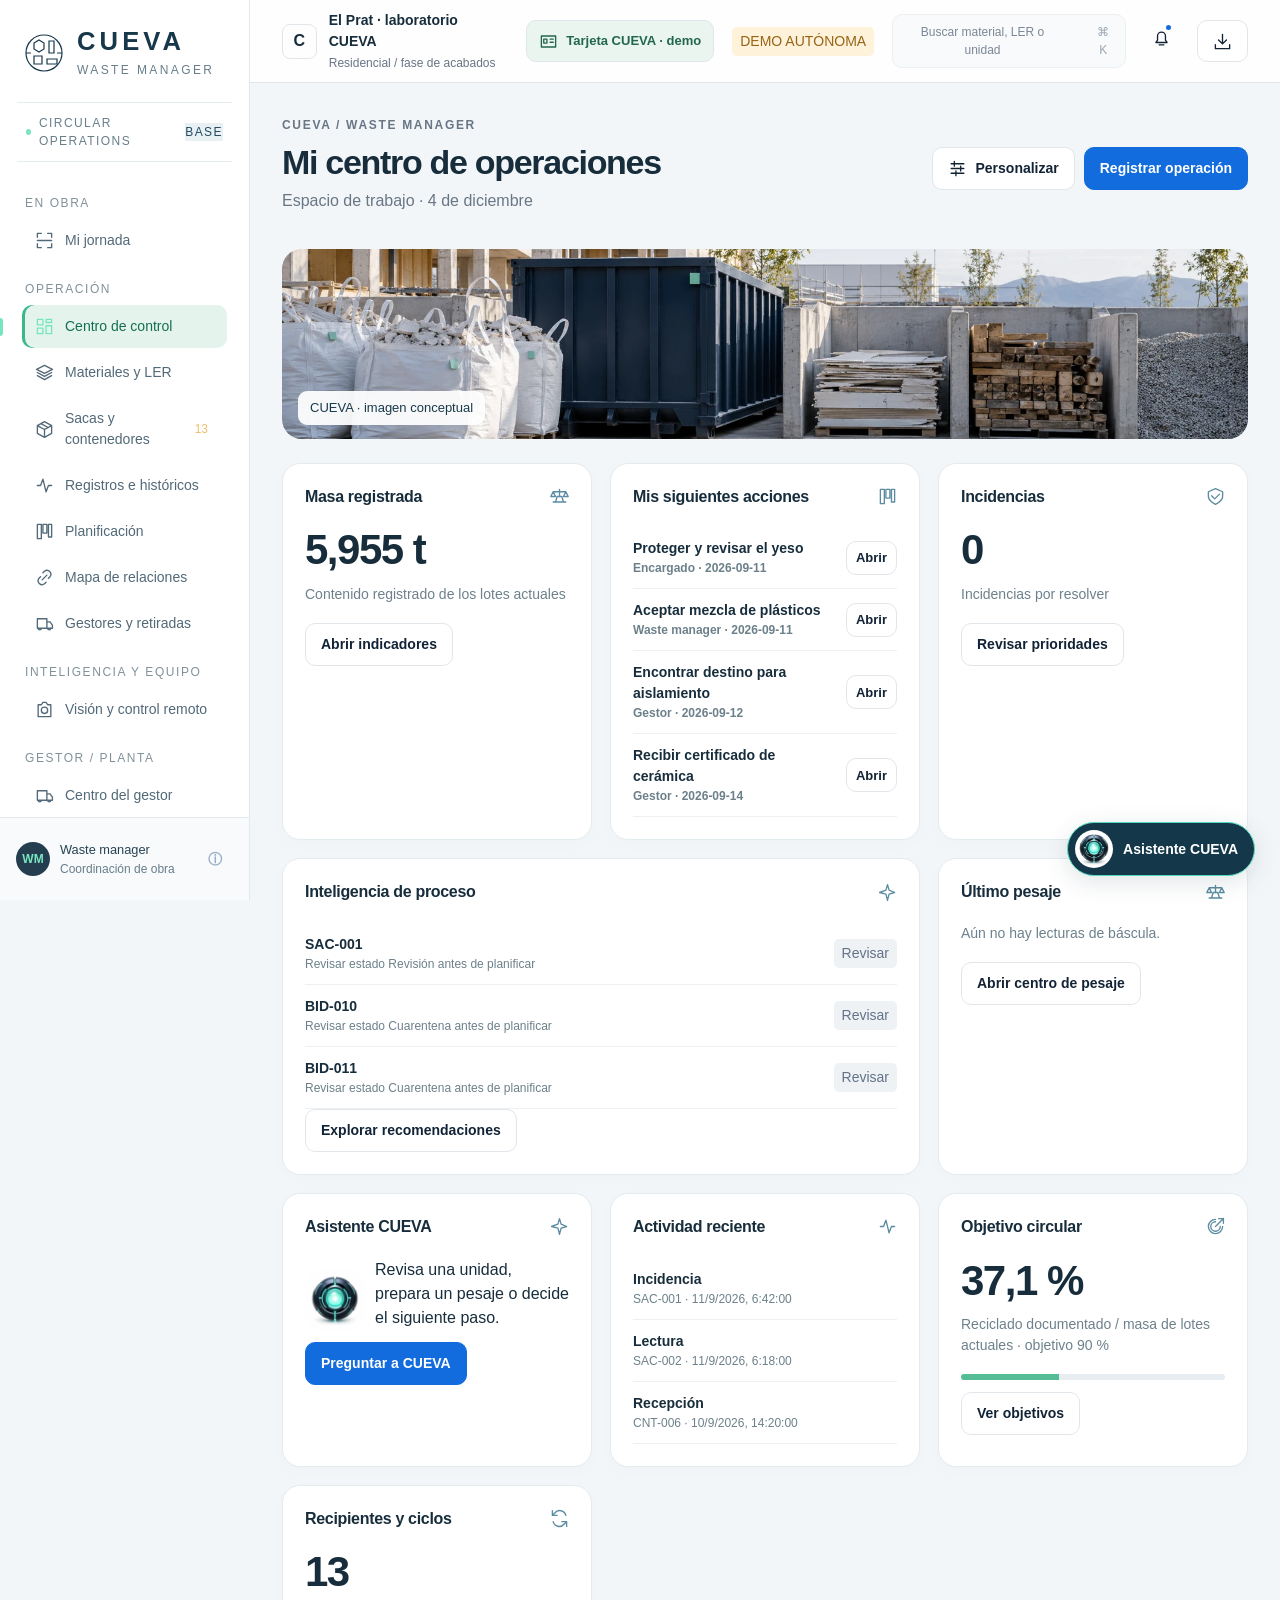
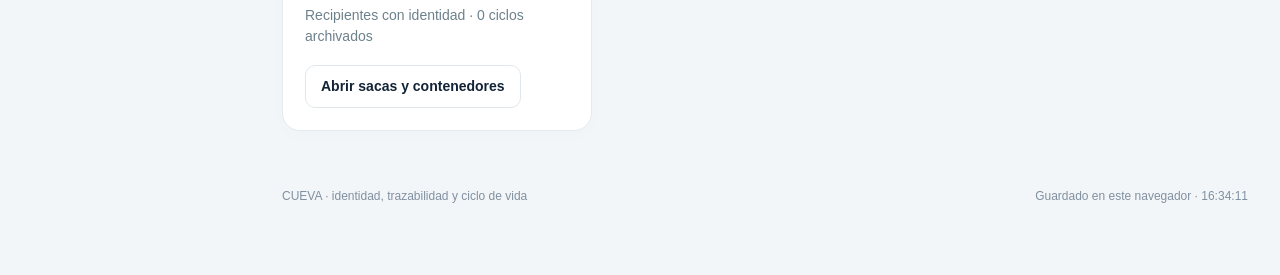
<file: index.html>
<!doctype html>
<html lang="es"><head><meta charset="utf-8"><meta name="viewport" content="width=device-width,initial-scale=1,viewport-fit=cover"><meta name="theme-color" content="#101c2d"><meta name="description" content="CUEVA Waste Manager: centro de operaciones de materiales, residuos y circularidad en obra. Prototipo interactivo privado."><title>CUEVA · Waste Manager</title><link rel="icon" type="image/svg+xml" href="data:image/svg+xml,%3Csvg xmlns='http://www.w3.org/2000/svg' viewBox='0 0 40 40'%3E%3Crect width='40' height='40' rx='10' fill='%23101c2d'/%3E%3Ccircle cx='20' cy='20' r='14' fill='none' stroke='%2360e6bc'/%3E%3Cpath d='M12 13h6v6h-6zM22 12h5v9h-5zM12 23h7v5h-7zM22 24h7v4h-7z' fill='none' stroke='white'/%3E%3C/svg%3E"><link rel="stylesheet" href="style.css?v=base3"><link rel="stylesheet" href="evolution.css?v=base3"><link rel="stylesheet" href="mobile.css?v=base3"><link rel="stylesheet" href="base.css?v=base3"></head>
<body><a class="skip" href="#main">Ir al contenido</a><aside class="sidebar" id="sidebar"><a href="#control" class="brand" aria-label="CUEVA, centro de control"><svg width="40" height="40" viewBox="0 0 40 40" aria-hidden="true"><circle cx="20" cy="20" r="18"/><path d="m10 10 5-3 5 3v6l-5 3-5-3zM25 8h5v12h-5zM10 23h8v8h-8zM23 26h10v5H23zM2 20h5m26 0h5"/></svg><span>CUEVA<small>WASTE MANAGER</small></span></a><div class="workspace-label"><span class="tiny-dot"></span> CIRCULAR OPERATIONS <span class="version">01</span></div><nav id="nav" aria-label="Navegación principal"></nav><div class="sidebar-bottom"><div class="avatar">WM</div><div><b>Waste manager</b><small>Coordinación de obra</small></div><button class="iconbtn" id="about" aria-label="Acerca del prototipo">ⓘ</button></div></aside>
<div class="shell"><header class="topbar"><div class="breadcrumb"><button id="menu" class="iconbtn mobile" aria-label="Abrir navegación">☰</button><span class="project-symbol">C</span><div><b>El Prat · laboratorio CUEVA</b><small>Residencial / fase de acabados</small></div></div><div class="top-actions"><span class="badge amber">Entorno demo</span><button class="search-open" id="search-open"><span>Buscar material, LER o unidad</span><kbd>⌘ K</kbd></button><button class="iconbtn" id="notifications" aria-label="Ver incidencias"><span id="bell-icon"></span><i></i></button></div></header><main id="main" tabindex="-1"></main><footer><span>CUEVA · identidad, trazabilidad y ciclo de vida</span><span id="save-status">Datos de demostración · guardado local</span></footer></div>
<dialog id="modal" aria-labelledby="modal-title"><header><h2 id="modal-title"></h2><button class="iconbtn" id="close-modal" aria-label="Cerrar">✕</button></header><div id="modal-content"></div></dialog><div id="toast" role="status" aria-live="polite"></div>
<script src="prototype-store.js"></script><script src="data.js?v=base3"></script><script src="app.js?v=base3"></script><script src="evolution.js?v=base3"></script><script src="local.js?v=base3"></script><script src="mobile.js?v=base3"></script><script src="interoperability.js?v=base3"></script><script src="algorithms.js?v=base3"></script><script src="base.js?v=base3"></script><script src="analysis-lab.js?v=base3"></script><script src="prototype-ui.js"></script></body></html>
</file>
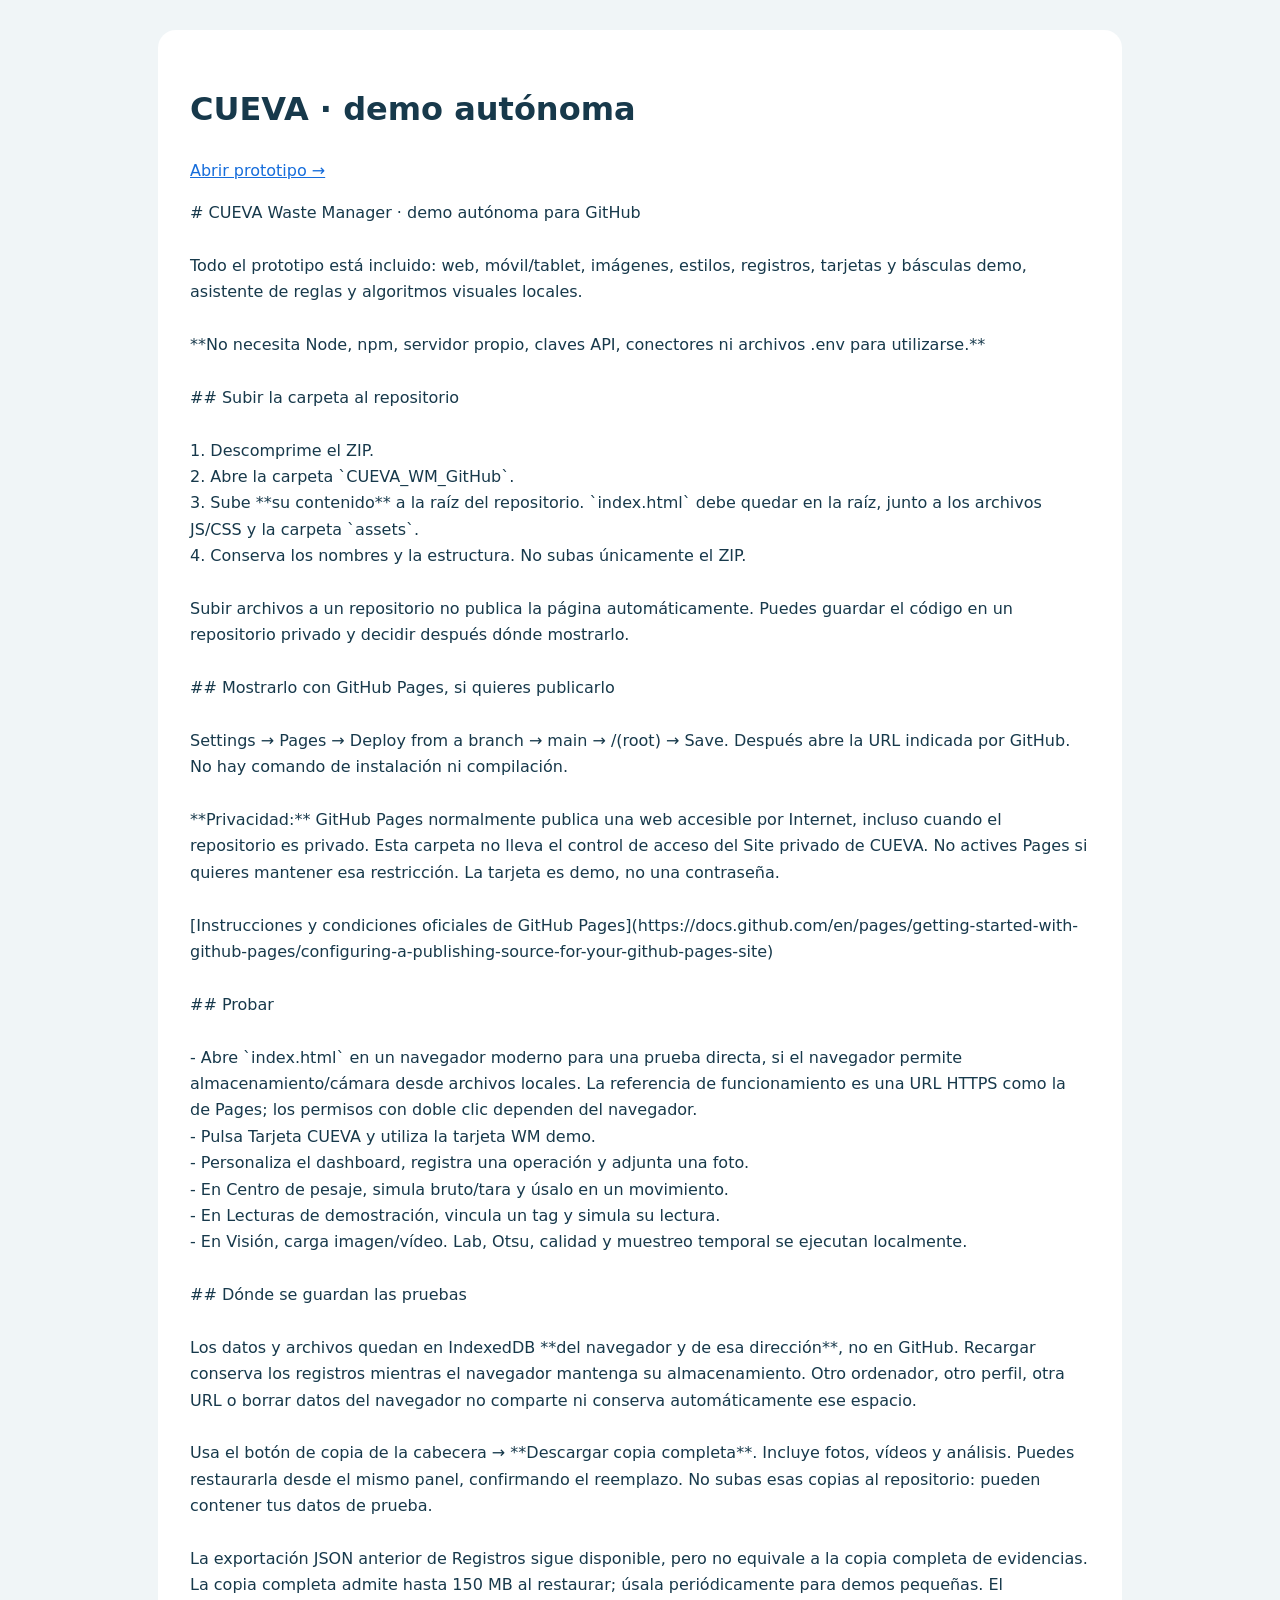
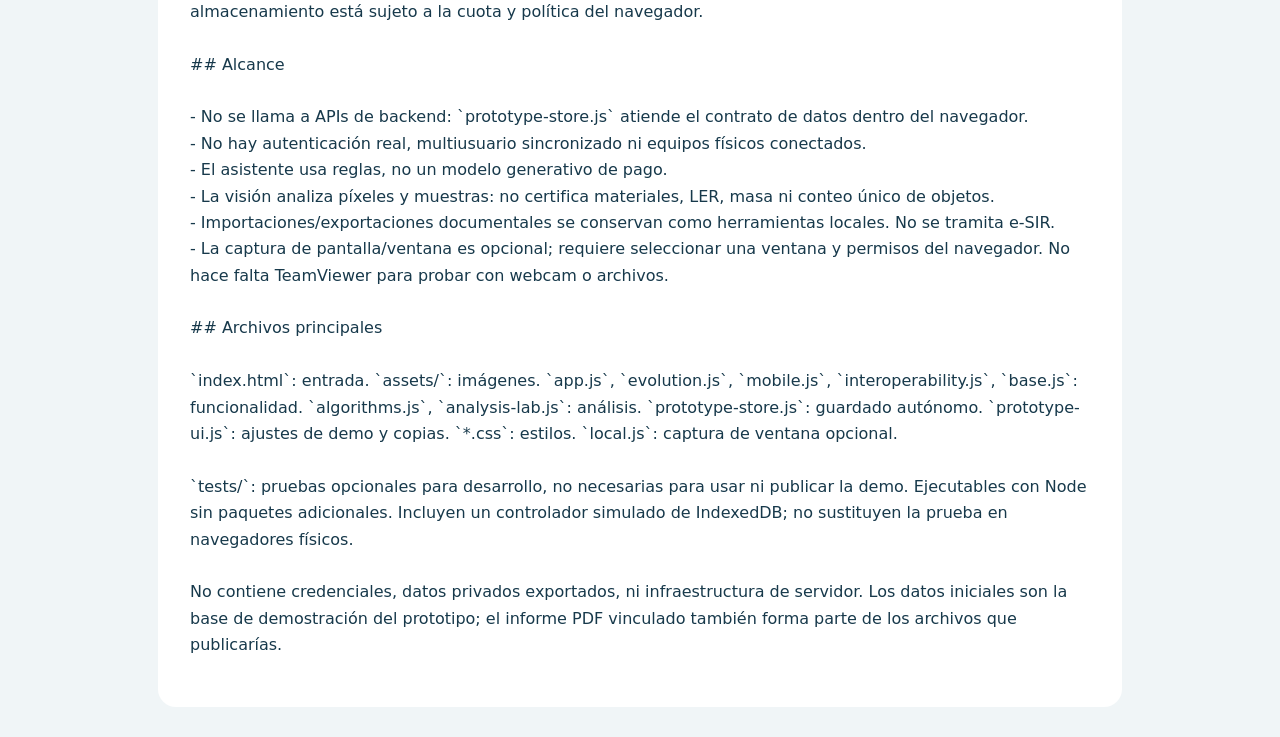
<file: LEEME.html>
<!doctype html><html lang="es"><meta charset="utf-8"><meta name="viewport" content="width=device-width,initial-scale=1"><title>CUEVA · GitHub sin conectores</title><style>body{font:16px/1.65 system-ui;color:#17394b;background:#f0f5f7;margin:0}main{max-width:900px;margin:30px auto;padding:32px;background:white;border-radius:18px}pre{white-space:pre-wrap;font:inherit;overflow-wrap:anywhere}a{color:#166ddb}</style><main><h1>CUEVA · demo autónoma</h1><a href="index.html">Abrir prototipo →</a><pre># CUEVA Waste Manager · demo autónoma para GitHub

Todo el prototipo está incluido: web, móvil/tablet, imágenes, estilos, registros, tarjetas y básculas demo, asistente de reglas y algoritmos visuales locales.

**No necesita Node, npm, servidor propio, claves API, conectores ni archivos .env para utilizarse.**

## Subir la carpeta al repositorio

1. Descomprime el ZIP.
2. Abre la carpeta `CUEVA_WM_GitHub`.
3. Sube **su contenido** a la raíz del repositorio. `index.html` debe quedar en la raíz, junto a los archivos JS/CSS y la carpeta `assets`.
4. Conserva los nombres y la estructura. No subas únicamente el ZIP.

Subir archivos a un repositorio no publica la página automáticamente. Puedes guardar el código en un repositorio privado y decidir después dónde mostrarlo.

## Mostrarlo con GitHub Pages, si quieres publicarlo

Settings → Pages → Deploy from a branch → main → /(root) → Save. Después abre la URL indicada por GitHub. No hay comando de instalación ni compilación.

**Privacidad:** GitHub Pages normalmente publica una web accesible por Internet, incluso cuando el repositorio es privado. Esta carpeta no lleva el control de acceso del Site privado de CUEVA. No actives Pages si quieres mantener esa restricción. La tarjeta es demo, no una contraseña.

[Instrucciones y condiciones oficiales de GitHub Pages](https://docs.github.com/en/pages/getting-started-with-github-pages/configuring-a-publishing-source-for-your-github-pages-site)

## Probar

- Abre `index.html` en un navegador moderno para una prueba directa, si el navegador permite almacenamiento/cámara desde archivos locales. La referencia de funcionamiento es una URL HTTPS como la de Pages; los permisos con doble clic dependen del navegador.
- Pulsa Tarjeta CUEVA y utiliza la tarjeta WM demo.
- Personaliza el dashboard, registra una operación y adjunta una foto.
- En Centro de pesaje, simula bruto/tara y úsalo en un movimiento.
- En Lecturas de demostración, vincula un tag y simula su lectura.
- En Visión, carga imagen/vídeo. Lab, Otsu, calidad y muestreo temporal se ejecutan localmente.

## Dónde se guardan las pruebas

Los datos y archivos quedan en IndexedDB **del navegador y de esa dirección**, no en GitHub. Recargar conserva los registros mientras el navegador mantenga su almacenamiento. Otro ordenador, otro perfil, otra URL o borrar datos del navegador no comparte ni conserva automáticamente ese espacio.

Usa el botón de copia de la cabecera → **Descargar copia completa**. Incluye fotos, vídeos y análisis. Puedes restaurarla desde el mismo panel, confirmando el reemplazo. No subas esas copias al repositorio: pueden contener tus datos de prueba.

La exportación JSON anterior de Registros sigue disponible, pero no equivale a la copia completa de evidencias. La copia completa admite hasta 150 MB al restaurar; úsala periódicamente para demos pequeñas. El almacenamiento está sujeto a la cuota y política del navegador.

## Alcance

- No se llama a APIs de backend: `prototype-store.js` atiende el contrato de datos dentro del navegador.
- No hay autenticación real, multiusuario sincronizado ni equipos físicos conectados.
- El asistente usa reglas, no un modelo generativo de pago.
- La visión analiza píxeles y muestras: no certifica materiales, LER, masa ni conteo único de objetos.
- Importaciones/exportaciones documentales se conservan como herramientas locales. No se tramita e-SIR.
- La captura de pantalla/ventana es opcional; requiere seleccionar una ventana y permisos del navegador. No hace falta TeamViewer para probar con webcam o archivos.

## Archivos principales

`index.html`: entrada. `assets/`: imágenes. `app.js`, `evolution.js`, `mobile.js`, `interoperability.js`, `base.js`: funcionalidad. `algorithms.js`, `analysis-lab.js`: análisis. `prototype-store.js`: guardado autónomo. `prototype-ui.js`: ajustes de demo y copias. `*.css`: estilos. `local.js`: captura de ventana opcional.

`tests/`: pruebas opcionales para desarrollo, no necesarias para usar ni publicar la demo. Ejecutables con Node sin paquetes adicionales. Incluyen un controlador simulado de IndexedDB; no sustituyen la prueba en navegadores físicos.

No contiene credenciales, datos privados exportados, ni infraestructura de servidor. Los datos iniciales son la base de demostración del prototipo; el informe PDF vinculado también forma parte de los archivos que publicarías.
</pre></main></html>
</file>
<file: style.css>
:root{--navy:#101c2d;--blue:#2563ed;--mint:#65e6b7;--cyan:#4dc8e8;--ink:#182637;--muted:#687685;--line:#e1e6eb;--surface:#f4f6f8;--white:#fff;--red:#c34947;--amber:#976412;--shadow:0 14px 45px #132a4310;font-size:16px;color-scheme:light}*{box-sizing:border-box}body{margin:0;font-family:Inter,Arial,Helvetica,sans-serif;background:var(--surface);color:var(--ink);line-height:1.5}button,input,select,textarea{font:inherit}button,a,input,select,textarea{-webkit-tap-highlight-color:transparent}button,a{touch-action:manipulation}button{cursor:pointer}button:disabled{cursor:not-allowed;opacity:.5}a{color:var(--blue);text-decoration:none}button:focus-visible,a:focus-visible,input:focus-visible,select:focus-visible,textarea:focus-visible{outline:3px solid #5b9dff;outline-offset:3px}button{border:1px solid var(--line);border-radius:9px;background:white;color:var(--ink);padding:10px 15px;font-size:.875rem;font-weight:600;display:inline-flex;gap:8px;align-items:center;justify-content:center;transition:background .15s,transform .15s}button:hover{background:#edf2f9}button.primary{background:var(--blue);border-color:var(--blue);color:white}button.primary:hover{background:#154fd2}button.dark{background:var(--navy);border-color:var(--navy);color:white}button.mint{background:var(--mint);border-color:var(--mint)}button.ghost{background:transparent;border-color:transparent;padding:7px 0;color:var(--blue)}button.danger{color:var(--red)}.icon{height:19px;width:19px;fill:none;stroke:currentColor;stroke-width:1.7;stroke-linecap:round;stroke-linejoin:round;flex-shrink:0}.iconbtn{border:0;background:transparent;width:36px;height:36px;padding:6px}.sidebar{position:fixed;inset:0 auto 0 0;width:245px;background:var(--navy);color:#b4c2d3;display:flex;flex-direction:column;z-index:30}.brand{padding:27px 24px 24px;display:flex;align-items:center;gap:13px;color:white}.brand svg{stroke:var(--mint);fill:none;stroke-width:1.2}.brand span{font-size:1.6rem;letter-spacing:.16em;font-weight:600;line-height:1.15}.brand small{display:block;font-size:.75rem;letter-spacing:.2em;font-weight:400;margin-top:8px;color:#a6bacd}.workspace-label{font-size:.75rem;letter-spacing:.12em;margin:0 17px 14px;padding:11px 9px;border-top:1px solid #ffffff18;border-bottom:1px solid #ffffff18;display:flex;align-items:center;gap:8px;color:#8ca1b9}.tiny-dot{height:6px;width:6px;border-radius:50%;background:var(--mint);display:inline-block}.version{margin-left:auto;color:var(--mint)}nav{padding:0 12px;overflow:auto;flex:1}.navgroup{font-size:.75rem;letter-spacing:.13em;color:#7d93ad;margin:18px 13px 7px}.navlink{display:flex;gap:11px;align-items:center;color:#aebdd0;padding:10px 13px;border-radius:8px;font-size:.875rem;margin:2px 0}.navlink:hover{background:#ffffff08;color:white}.navlink.active{background:#ffffff10;color:white}.navlink.active:before{content:'';width:3px;height:18px;background:var(--mint);position:absolute;left:0;border-radius:0 3px 3px 0}.navlink.active .icon{color:var(--mint)}.navlink .count{margin-left:auto;padding:0 6px;background:#ffffff10;color:#f0bd6d;border-radius:4px;font-size:.75rem}.sidebar-bottom{display:flex;gap:10px;align-items:center;padding:20px 16px;border-top:1px solid #ffffff13;font-size:.8rem}.sidebar-bottom b{color:#dce7f3;font-weight:500}.sidebar-bottom small{display:block;font-size:.75rem;color:#7d93ad}.sidebar-bottom .iconbtn{color:#98aec7;margin-left:auto}.avatar{width:34px;height:34px;display:flex;align-items:center;justify-content:center;border-radius:50%;background:#dce7ff;color:#3f638d;font-size:.75rem;font-weight:bold;flex-shrink:0}.sidebar-bottom .avatar{background:#243d4f;color:var(--mint)}.shell{margin-left:245px}.topbar{height:83px;border-bottom:1px solid var(--line);background:#fff;display:flex;align-items:center;justify-content:space-between;gap:18px;padding:0 32px}.breadcrumb{display:flex;gap:12px;align-items:center;font-size:.875rem}.breadcrumb b{font-weight:600}.breadcrumb small{display:block;color:var(--muted);font-size:.75rem;margin-top:2px}.project-symbol{height:35px;width:35px;border:1px solid var(--line);border-radius:8px;display:grid;place-items:center;font-size:1rem;font-weight:700}.top-actions{display:flex;align-items:center;gap:18px}.search-open{background:#f8fafb;border-color:#ecf0f3;color:#7b8796;font-weight:400;gap:30px;padding:8px 10px;font-size:.75rem}kbd{font:inherit;color:#9aa6b4}#notifications{position:relative}#notifications i{width:5px;height:5px;background:var(--blue);border-radius:50%;position:absolute;right:8px;top:5px}main{padding:29px 32px 40px;max-width:1900px;margin:auto}.pagehead{display:flex;align-items:flex-end;justify-content:space-between;gap:20px;margin-bottom:24px}.eyebrow{font-size:.75rem;letter-spacing:.14em;font-weight:600;color:var(--muted);margin-bottom:7px}h1{font-size:1.9rem;line-height:1.2;letter-spacing:-.045em;margin:0 0 8px;font-weight:600}h2{font-size:1.05rem;line-height:1.4;letter-spacing:-.02em;margin:0 0 6px;font-weight:600}h3{font-size:.95rem;margin:0 0 8px;letter-spacing:-.015em}p{margin:0 0 12px}small,.small{font-size:.75rem}.muted{color:var(--muted)}.subtitle{font-size:.875rem;color:var(--muted);margin:0}.actions{display:flex;align-items:center;gap:9px;flex-wrap:wrap}.badge{display:inline-flex;align-items:center;gap:5px;white-space:nowrap;padding:4px 8px;border-radius:5px;font-size:.75rem;font-weight:500;line-height:1.5;background:#eff2f5;color:#637287}.badge.green{background:#e4f8ef;color:#147251}.badge.blue{background:#eaf1ff;color:#255ccd}.badge.amber{background:#fff2db;color:#956415}.badge.red{background:#ffebeb;color:#b94d4b}.badge.dark{background:#ffffff16;color:#d8e9f7}.row{display:flex;align-items:center;gap:10px}.between{display:flex;align-items:center;justify-content:space-between;gap:16px}.kpis{display:grid;grid-template-columns:repeat(4,1fr);gap:17px;margin-bottom:22px}.kpi{background:white;border:1px solid var(--line);border-radius:13px;padding:20px 22px;min-height:142px}.kpi .label{font-size:.875rem;color:var(--muted);display:flex;justify-content:space-between;align-items:center;gap:7px}.kpi .label .icon{color:#8497aa}.kpi .value{font-size:2.1rem;line-height:1.3;letter-spacing:-.045em;margin:8px 0 4px;font-weight:600}.kpi .value em{font-size:.9rem;font-weight:400;font-style:normal;letter-spacing:0;margin-left:4px;color:var(--muted)}.kpi .meta{font-size:.75rem;color:#8390a0}.kpi.featured{background:var(--navy);color:white;border-color:var(--navy)}.kpi.featured .label,.kpi.featured .meta{color:#abc1d5}.kpi.featured .value{color:var(--mint)}.grid2{display:grid;grid-template-columns:minmax(0,1.65fr) minmax(300px,1fr);gap:20px;margin-bottom:20px}.grid-even{display:grid;grid-template-columns:repeat(2,minmax(0,1fr));gap:20px;margin-bottom:20px}.grid3{display:grid;grid-template-columns:repeat(3,minmax(0,1fr));gap:18px;margin-bottom:20px}.panel{background:white;border:1px solid var(--line);border-radius:13px;overflow:hidden}.pad{padding:22px}.panelhead{display:flex;align-items:center;justify-content:space-between;gap:10px;padding:20px 22px;border-bottom:1px solid var(--line)}.panelhead h2{margin:0}.panelhead small{display:block;margin-top:4px;color:var(--muted)}.panelfoot{border-top:1px solid var(--line);padding:13px 22px;color:var(--muted);font-size:.75rem}.flow{padding:12px 22px 0}.flow svg{width:100%;height:auto;display:block;min-height:220px}.flow text{font-family:inherit}.legend{display:flex;gap:15px;flex-wrap:wrap;align-items:center;font-size:.75rem;color:var(--muted)}.legend i{display:inline-block;width:7px;height:7px;margin-right:5px;border-radius:2px}.photo{position:relative;background:#182637;overflow:hidden}.photo img{display:block;width:100%;height:190px;object-fit:cover;opacity:.84}.photo .label{position:absolute;left:14px;top:13px}.photo .right-label{position:absolute;right:14px;top:13px}.photo .photocredit{position:absolute;bottom:8px;left:12px;color:white;background:#0008;font-size:.75rem;padding:3px 6px;border-radius:3px}.camera-body{padding:16px 20px}.camera-body h3{font-size:.9rem}.camera-body p{font-size:.8rem;color:var(--muted)}.microbars{display:flex;align-items:flex-end;gap:4px;height:31px}.microbars span{width:7px;background:#b8d1fc;border-radius:2px 2px 0 0}.microbars span:last-child{background:var(--blue)}.toolbar{display:flex;gap:10px;align-items:center;margin-bottom:18px;flex-wrap:wrap}.toolbar .grow{flex:1;min-width:190px}.toolbar input{min-width:180px}input,select,textarea{border:1px solid #dce3e9;border-radius:8px;padding:10px 12px;background:white;color:var(--ink);font-size:.875rem;min-height:42px;max-width:100%}input[type=checkbox]{min-height:0;width:17px;height:17px;accent-color:var(--blue)}textarea{width:100%;min-height:90px;resize:vertical}input[type=range]{padding:0;accent-color:var(--blue)}.tablewrap{overflow:auto}table{border-collapse:collapse;width:100%;font-size:.875rem;white-space:nowrap;text-align:left}th{font-weight:500;font-size:.75rem;letter-spacing:.03em;color:#7c8998;background:#fafbfc;padding:12px 18px;border-bottom:1px solid var(--line)}td{padding:15px 18px;border-bottom:1px solid #edf0f3;vertical-align:middle}tr:last-child td{border-bottom:0}td strong{font-weight:600}td small{display:block;color:var(--muted);font-size:.75rem;margin-top:3px}.tablewrap tr.clickable{cursor:pointer}.tablewrap tr.clickable:hover{background:#f7faff}.num{text-align:right;font-variant-numeric:tabular-nums}.code{font-family:ui-monospace,SFMono-Regular,Consolas,monospace;font-size:.8rem;color:#567187;background:#f0f4f6;padding:4px 6px;border-radius:4px;white-space:nowrap}.code.danger{color:#b04848;background:#ffe9e9}.dot{width:8px;height:8px;display:inline-block;margin-right:7px;border-radius:50%}.progress{height:5px;background:#eaf0f4;border-radius:4px;overflow:hidden;margin:9px 0}.progress span{display:block;background:var(--blue);height:100%;border-radius:4px}.progress.green span{background:#25b486}.progress.amber span{background:#e6aa45}.unit-grid{display:grid;grid-template-columns:repeat(3,minmax(0,1fr));gap:18px}.unit{padding:19px;background:white;border:1px solid var(--line);border-radius:12px;cursor:pointer;transition:box-shadow .15s,transform .15s}.unit:hover{box-shadow:var(--shadow);transform:translateY(-2px)}.unit-top{display:flex;justify-content:space-between;align-items:center;margin-bottom:18px}.unit-symbol{height:41px;width:41px;display:grid;place-items:center;border-radius:10px;background:#edf2fa;color:#6c87ac}.unit h3{margin:10px 0 0;font-size:1.05rem}.unit .unit-bottom{display:flex;justify-content:space-between;margin-top:14px;padding-top:12px;border-top:1px solid var(--line);font-size:.75rem;color:var(--muted)}.notice{padding:13px 17px;border:1px solid #dde6f0;border-left:3px solid #7ca6ee;background:#f5f9ff;border-radius:8px;margin-bottom:20px;font-size:.875rem;line-height:1.6}.notice.warn{border-color:#f0debd;border-left-color:#d7a04a;background:#fffaf0}.notice.success{border-color:#cfebdc;border-left-color:#2bba82;background:#f3fbf6}.tabs{display:flex;gap:7px;border-bottom:1px solid var(--line);margin:0 0 22px}.tabs button{border:0;background:transparent;border-radius:0;color:var(--muted);padding:12px 14px}.tabs button.active{color:var(--blue);box-shadow:inset 0 -2px var(--blue)}.empty{padding:60px 25px;text-align:center;color:var(--muted)}.empty h3{color:var(--ink);margin:12px 0}.board{display:grid;grid-template-columns:repeat(4,minmax(235px,1fr));gap:16px;overflow:auto}.column{padding:14px;background:#eaf0f4;border-radius:12px;min-height:340px}.column-head{display:flex;justify-content:space-between;font-size:.8rem;font-weight:600;margin:3px 3px 18px}.task{background:white;padding:16px;border:1px solid #e0e6ed;border-radius:9px;margin-bottom:12px;box-shadow:0 3px 6px #122b4210;cursor:grab}.task h3{font-size:.875rem;margin:10px 0 12px}.task select{font-size:.75rem;padding:5px;min-height:32px;width:100%;margin-top:12px}.task .due{font-size:.75rem;color:var(--muted)}.task .due.late{color:var(--red)}.manager{border-top:3px solid var(--blue)}.manager .initials{width:45px;height:45px;border-radius:10px;display:grid;place-items:center;background:#eff4ff;color:var(--blue);font-size:1.1rem;font-weight:bold}.manager h3{font-size:1rem}.manager .codes{display:flex;flex-wrap:wrap;gap:6px;min-height:66px;margin:15px 0}.manager .codes .code{font-size:.75rem}.detailgrid{display:grid;grid-template-columns:repeat(2,minmax(0,1fr));gap:16px;margin:18px 0}.field label{display:block;color:var(--muted);font-size:.75rem;margin-bottom:6px}.field input,.field select{width:100%}.field p{font-size:.875rem}.field.full{grid-column:1/-1}.timeline{margin:22px 0 0;padding-left:17px;border-left:1px solid #dce6ee}.event{position:relative;padding:0 0 24px 9px}.event:before{position:absolute;content:'';width:7px;height:7px;top:8px;left:-21px;background:var(--blue);border:3px solid white;border-radius:50%}.event .meta{font-size:.75rem;color:var(--muted);margin-bottom:4px}.event p{font-size:.875rem;margin:0}.statrow{display:grid;grid-template-columns:repeat(3,1fr);border:1px solid var(--line);border-radius:9px;margin:18px 0}.statrow>div{padding:15px;border-right:1px solid var(--line)}.statrow>div:last-child{border:0}.statrow b{display:block;font-size:1.25rem}.statrow small{color:var(--muted)}.taglist{display:flex;gap:6px;flex-wrap:wrap;margin:12px 0}.vision-frame{position:relative;margin:0;background:#172434;line-height:0}.vision-frame img{width:100%;height:360px;object-fit:contain;display:block}.vision-frame svg{position:absolute;inset:0;width:100%;height:100%;pointer-events:none}.vision-frame .mask{fill-opacity:.24;stroke-width:2;stroke-dasharray:5 3}.vision-frame .caption{line-height:1.4;position:absolute;top:14px;left:14px}.vision-frame .vision-bottom{position:absolute;bottom:13px;left:14px;line-height:1.5}.lesson{padding:24px}.lesson .lesson-num{font-size:2.2rem;line-height:1.2;letter-spacing:-.07em;color:#b8c7d7;margin-bottom:25px}.lesson .duration{font-size:.75rem;color:var(--muted)}.lesson .progress{margin:18px 0}.goal{padding:23px}.goal .metric{font-size:2rem;letter-spacing:-.06em;font-weight:600;margin:14px 0 4px}.goal .metric small{font-size:.85rem;color:var(--muted);letter-spacing:0;font-weight:400}.big-number{font-size:3.2rem;letter-spacing:-.06em;line-height:1.15;font-weight:600}.reward{background:var(--navy);color:white}.reward p{color:#a7bed5;font-size:.875rem}.reward h2{color:var(--mint)}.bar-chart{display:grid;gap:20px;margin:25px 0}.bar-row{display:grid;grid-template-columns:135px 1fr 110px;align-items:center;gap:12px;font-size:.875rem}.bar-track{height:33px;background:#f0f3f6;border-radius:4px;overflow:hidden}.bar-track i{display:block;height:100%;border-radius:4px;min-width:2px}.bar-row b{text-align:right;font-size:.9rem;font-variant-numeric:tabular-nums}.bar-row small{font-size:.75rem}.audit{padding:0 22px}.audit details{border-bottom:1px solid var(--line);padding:16px 0}.audit details:last-child{border:0}.audit summary{display:flex;align-items:center;gap:12px;cursor:pointer;font-size:.875rem;font-weight:500;list-style:none}.audit summary:after{content:'+';margin-left:auto;color:#92a1b3;font-size:1.2rem}.audit details[open] summary:after{content:'−'}.audit details p{font-size:.875rem;margin:15px 0 0;color:var(--muted);line-height:1.7}.audit details small{display:block;color:#8c9cac;margin-top:5px}.rule{padding:20px 22px;display:grid;grid-template-columns:150px 1fr auto;gap:24px;border-bottom:1px solid var(--line)}.rule:last-child{border:0}.rule p{font-size:.875rem;color:var(--muted);margin:5px 0 0}.source{border-bottom:1px solid var(--line);padding:15px 0;font-size:.875rem}.source small{display:block;color:var(--muted);margin-top:5px}.source:last-child{border:0}.role-card{padding:22px}.role-card .avatar{width:44px;height:44px;margin-bottom:17px}.role-card ul{padding-left:17px;font-size:.875rem;color:var(--muted);line-height:1.8}.chatline{padding:14px 0;border-bottom:1px solid var(--line)}.chatline p{font-size:.875rem;margin:7px 0}.chatline small{color:var(--muted)}.chatline:last-child{border:0}.calendar-list .day{display:grid;grid-template-columns:85px 1fr 130px;align-items:center;gap:20px;padding:19px;border-bottom:1px solid var(--line);font-size:.85rem}.calendar-list .day:last-child{border:0}.day .date{font-size:1.6rem;color:var(--blue);font-weight:500}.day .date small{display:block;font-size:.75rem;color:var(--muted)}.board-foot{margin:18px 0;font-size:.875rem;color:var(--muted)}.material-path{display:flex;flex-wrap:wrap;align-items:center;gap:12px;background:#edf4f9;border:1px solid #dae5ee;border-radius:9px;padding:16px;margin:20px 0;font-size:.875rem}.material-path span{background:white;border:1px solid #dfe6eb;border-radius:6px;padding:7px 11px}.material-path span:last-child{color:#147251;background:#e1f6ea;border-color:#bbe5cc}.collection-checks{display:grid;gap:10px;font-size:.85rem;margin:20px 0}.collection-checks label{display:flex;gap:10px;align-items:flex-start}dialog{padding:0;border:1px solid var(--line);border-radius:15px;width:720px;max-width:calc(100vw - 30px);max-height:90vh;box-shadow:0 30px 100px #0b182655;color:var(--ink)}dialog::backdrop{background:#0b19266b;backdrop-filter:blur(3px)}dialog>header{display:flex;align-items:center;justify-content:space-between;padding:20px 25px;border-bottom:1px solid var(--line);position:sticky;top:0;background:white;z-index:2}dialog>header h2{font-size:1.1rem;margin:0}#modal-content{padding:24px;max-height:calc(90vh - 78px);overflow:auto}dialog .actions{margin-top:20px;justify-content:flex-end}#toast{position:fixed;right:25px;bottom:25px;background:var(--navy);color:white;padding:14px 22px;border-radius:10px;box-shadow:var(--shadow);font-size:.875rem;max-width:440px;z-index:100;opacity:0;transform:translateY(15px);pointer-events:none;transition:.2s}#toast.show{opacity:1;transform:none}footer{display:flex;justify-content:space-between;gap:20px;font-size:.75rem;color:#8190a0;padding:16px 32px 22px}.mobile{display:none}.skip{position:fixed;top:-100px;left:260px;z-index:200;background:white;padding:12px}.skip:focus{top:5px}.scanbox{background:#101c2d;color:white;padding:24px;border-radius:12px;margin-bottom:20px}.scanbox p{color:#adc0d1}.scanbox .scan-id{font:1.5rem ui-monospace,monospace;color:var(--mint);margin:20px 0}.qr{background:white;padding:15px;max-width:155px;margin:auto}.qr img{width:100%;display:block}.formerror{color:var(--red);font-size:.85rem;margin:10px 0}.results button{display:flex;justify-content:space-between;width:100%;border-radius:0;border:0;border-bottom:1px solid var(--line);text-align:left;padding:13px}.plain-list{padding-left:18px;color:var(--muted);font-size:.875rem;line-height:1.85}.economics{background:#edf4fd;padding:20px;border-radius:10px}.economics label{display:block;font-size:.8rem;margin:14px 0 7px}.economics output{font-size:1.8rem;font-weight:600;color:var(--blue)}.photo-evidence{width:100%;max-height:300px;object-fit:contain;background:#f2f5f7;border-radius:9px;margin:12px 0}.readiness{display:grid;grid-template-columns:repeat(3,1fr);gap:12px;margin-top:20px}.readiness>div{padding:15px;border:1px solid var(--line);border-radius:8px;font-size:.8rem}.readiness b{display:block;margin-bottom:6px}.health{display:flex;align-items:center;gap:8px;font-size:.8rem}.health .dot{margin:0}.mono{font-family:ui-monospace,monospace}.wrap{white-space:normal;min-width:170px}.spaced{margin-top:22px}.checkline{display:flex;align-items:center;gap:10px;font-size:.875rem;margin:12px 0}.checkline .icon{color:#2ca879}.seg-result{display:flex;gap:16px;margin:14px 0}.seg-result .mark{width:8px;border-radius:3px;flex-shrink:0}.seg-result p{margin:4px 0;color:var(--muted);font-size:.8rem}.seg-result b{font-size:.9rem}.stamp{font-size:.75rem;letter-spacing:.1em;color:#97aabd;text-transform:uppercase}.save-warning{color:#c48a20!important}@media(min-width:1550px){main{padding:36px 44px}.topbar{padding:0 44px}.kpi{padding:24px 27px}.kpi .value{font-size:2.5rem}.photo img{height:230px}.flow svg{min-height:255px}}@media(max-width:1180px){.sidebar{width:215px}.shell{margin-left:215px}.brand{padding-left:20px}.search-open{display:none}.topbar{padding:0 22px}main{padding:25px 22px}.grid2{grid-template-columns:minmax(0,1.3fr) minmax(270px,1fr)}.kpis{gap:12px}.kpi{padding:17px}.kpi .value{font-size:1.9rem}.unit-grid{grid-template-columns:repeat(2,1fr)}.grid3{grid-template-columns:repeat(2,1fr)}}@media(max-width:900px){.sidebar{width:215px;transform:translateX(-100%);transition:transform .2s}.sidebar.open{transform:none;box-shadow:20px 0 80px #12233333}.shell{margin-left:0}.mobile{display:inline-flex}.grid2{grid-template-columns:1fr}.grid-even{grid-template-columns:1fr}.top-actions{gap:10px}.kpi .value{font-size:2rem}.pagehead{align-items:flex-start}.readiness{grid-template-columns:1fr}.rule{grid-template-columns:120px 1fr}.rule>.badge{display:none}}@media(max-width:600px){:root{font-size:16px}.topbar{height:72px;padding:0 14px}.breadcrumb{gap:7px}.breadcrumb b{font-size:.75rem}.breadcrumb small{font-size:.75rem}.project-symbol{display:none}.top-actions .badge{font-size:.6rem}.top-actions{gap:3px}main{padding:23px 15px}.pagehead{display:block}.pagehead .actions{margin-top:17px}h1{font-size:1.65rem}.eyebrow{font-size:.75rem}.kpis{grid-template-columns:repeat(2,1fr);gap:10px}.kpi{padding:15px 13px;min-height:139px}.kpi .label{font-size:.75rem;align-items:flex-start}.kpi .value{font-size:1.8rem}.kpi .meta{font-size:.75rem}.grid3,.unit-grid{grid-template-columns:1fr}.panelhead,.pad{padding:18px}.flow{padding:10px}.flow svg{min-height:180px}.bar-row{grid-template-columns:96px 1fr 83px;gap:9px;font-size:.75rem}.bar-row b{font-size:.8rem}.detailgrid{grid-template-columns:1fr}.field.full{grid-column:auto}.rule{grid-template-columns:1fr;gap:8px}.vision-frame img{height:250px}.calendar-list .day{grid-template-columns:55px 1fr}.calendar-list .day>button{grid-column:2}footer{padding:20px 15px;display:block}footer span{display:block;margin:5px 0}.statrow>div{padding:12px 8px}.statrow b{font-size:1rem}.statrow small{font-size:.75rem}.tabs{overflow:auto;white-space:nowrap}.tabs button{padding:12px 10px}.skip{left:5px}.panelfoot{padding:13px 17px}.subtitle{font-size:.875rem}.badge{font-size:.75rem}.board{grid-template-columns:repeat(4,260px)}.toolbar input{width:100%}.toolbar select{flex:1}#toast{right:15px;bottom:15px;left:15px;max-width:none}dialog>header{padding:16px}#modal-content{padding:17px}.vision-frame .caption .badge{font-size:.75rem}.topbar #notifications{display:none}}@media(prefers-reduced-motion:reduce){*{transition:none!important;animation:none!important}}@media print{.sidebar,.topbar,.actions,.toolbar,footer,dialog,#toast,.tabs{display:none!important}.shell{margin:0}main{padding:0}.panel{break-inside:avoid}.kpis{grid-template-columns:repeat(4,1fr)}body{background:white}}
</file>
<file: evolution.css>
:root{--ink:#122336;--blue:#276aeb;--mint:#57e4b8}body{font-size:16px}.small,small,.badge,.code,.meta,.label,.navlink,.subtitle{font-size:14px}.sidebar{width:250px}.shell{margin-left:250px}.navlink{padding:10px 15px}.navgroup{font-size:12px}.sidebar nav{overflow:auto}.operation-bar{display:flex;gap:12px;align-items:center;background:#102338;color:white;padding:24px;border-radius:14px;margin-bottom:16px}.operation-bar>div{flex:1}.operation-bar h2{margin-top:6px;color:white}.operation-bar button{white-space:nowrap}.mini-stats{display:flex;gap:28px;padding:0 4px 24px;color:#617084}.mini-stats b{color:#183047;font-size:23px;margin-right:5px}.agent-strip{display:flex;justify-content:space-between;align-items:center;padding:12px 18px;border:1px solid #cee1f4;background:#edf5ff;border-radius:10px;margin-bottom:20px;font-size:14px}.agent-launch{position:fixed;bottom:24px;right:25px;background:#133650;color:white;border:1px solid #56d8bc;border-radius:30px;padding:14px 22px;box-shadow:0 8px 28px #0d294435;z-index:15}.unit-operate{display:flex;gap:8px;flex-wrap:wrap;padding-bottom:20px;margin-bottom:16px;border-bottom:1px solid #ddd}.material-picker{display:grid;grid-template-columns:repeat(4,1fr);gap:10px;margin:16px 0 24px}.material-tile{display:block;padding:0 0 10px;overflow:hidden;text-align:left;border:2px solid transparent;background:#f1f3f5;border-radius:12px}.material-tile.selected{border-color:#276aeb;box-shadow:0 0 0 3px #276aeb20}.material-tile b,.material-tile small{display:block;padding:0 10px}.material-tile b{margin-top:8px;font-size:15px}.material-tile small{font-size:12px}.material-image{display:block;aspect-ratio:1.35;background-image:url('assets/materiales.png');background-size:400% 300%;background-repeat:no-repeat}.capture-area{display:grid;grid-template-columns:1fr 1fr;gap:20px;background:#f2f5f8;padding:18px;margin:20px 0;border-radius:12px}.capture-area video,.capture-area img{width:100%;max-height:260px;border-radius:8px;object-fit:contain;background:#15283b}.capture-area video:empty{min-height:80px}.alert-item{padding:14px;border-left:3px solid #e6a02f;background:#fff8ea;margin:12px 0}.alert-item p{font-size:14px}.alert-item.resolved{border-color:#39aa84;background:#effbf5}.board-legend{display:flex;gap:12px;margin-bottom:18px;flex-wrap:wrap}.board-legend span{background:#e7edf5;padding:7px 12px;border-radius:20px;font-size:14px}.network-scroll{height:580px;overflow:auto;border:1px solid #ccd8e3;border-radius:14px;background-color:#f5f8fc;background-image:radial-gradient(#bdcddd 1px,transparent 1px);background-size:22px 22px}.network-world{position:relative;width:1400px;height:850px}.edge-layer{position:absolute;inset:0;pointer-events:none}.edge-layer path{fill:none;stroke:#65839d;stroke-width:2}.edge-layer text{fill:#486077;font-size:13px}.graph-node{position:absolute;width:220px;border:1px solid #aec4d9;border-radius:12px;background:white;box-shadow:0 5px 18px #213e5610;overflow:hidden}.graph-node>b,.graph-node>small{display:block;margin:12px 14px}.graph-node .actions{margin:8px;gap:0}.graph-node button{padding:7px;font-size:12px}.node-grip{padding:10px 14px;background:#eaf1fa;cursor:grab;touch-action:none;display:flex;gap:8px;font-size:14px}.work-node .node-grip{background:#142d46;color:white}.manager-node .node-grip{background:#c8f7e8}.task-more,.task-result{display:block;width:100%;font-size:13px;margin-top:12px;text-align:left}.geo-map{position:relative;background:#142b42;border-radius:10px;margin:15px 0}.geo-map svg{width:100%}.geo-map path{stroke:#ffffff10;fill:none}.geo-map circle{fill:#5fe4b8;stroke:white;stroke-width:2}.geo-map text{fill:#d7e9f8;font-size:13px}.map-note{display:block;padding:8px 14px 14px;color:#a5bdd0;font-size:12px}.chat-workspace{display:grid;grid-template-columns:170px minmax(300px,1fr) 280px;gap:18px}.chat-channels button{display:block;width:100%;text-align:left;margin:6px 0;border:0;background:transparent}.chat-channels button.active{background:#dceafb;color:#2158ba}.chat-channels small{display:block;color:#6e7f90;font-size:13px}.thread-list{max-height:550px;overflow:auto;padding:20px}.thread{display:flex;gap:12px;margin-bottom:24px}.thread .avatar{flex-shrink:0;width:35px;height:35px;font-size:12px}.thread p{white-space:pre-wrap;margin:10px 0}.thread .actions button{font-size:12px;padding:5px}.thread small{font-size:12px}.prompt-chips{display:flex;gap:8px;flex-wrap:wrap;margin:14px 0}.prompt-chips button{font-size:14px}.agent-answer{padding:16px;margin:12px 0;background:#edf4fb;border-radius:10px}.agent-answer.user{background:#f1f3f5;margin-left:30px}.agent-answer p{line-height:1.7;white-space:normal}.agent-answer a{font-size:14px}#v2-agent{display:flex;gap:8px;margin-top:20px}#v2-agent input{flex:1}.evidence-grid{display:grid;grid-template-columns:repeat(3,1fr);gap:20px}.evidence-grid img,.evidence-grid video{width:100%;height:230px;object-fit:cover;background:#172f45}.vision-work{position:relative;background:#122a41;border-radius:12px;min-height:260px;margin:18px 0;overflow:hidden}.vision-work canvas{display:block;width:100%;height:auto;max-height:600px;object-fit:contain}.vision-work span{position:absolute;top:45%;left:0;width:100%;text-align:center;color:#bbccdc}.region-row{display:flex;gap:10px;align-items:center;margin:10px 0;font-size:14px}.region-row i{width:15px;height:15px;border-radius:4px}.region-row select{flex:1;min-width:100px}.region-row span{flex:1}#modal{width:min(960px,94vw);max-width:960px}pre{overflow:auto;background:#112b43;color:#cee6fa;padding:18px;border-radius:10px;font-size:14px;white-space:pre-wrap}.field input,.field select,.field textarea{width:100%}.field{margin-bottom:12px}.task-result{padding:12px}.formerror:empty{display:none}.kpis .value{font-size:30px}footer{padding-bottom:70px}.mini-stats{flex-wrap:wrap}.panel h2{line-height:1.35}@media(max-width:1250px){.chat-workspace{grid-template-columns:145px 1fr}.chat-workspace>aside:last-child{grid-column:1/-1}.operation-bar{flex-wrap:wrap}.operation-bar>div{flex-basis:100%}.evidence-grid{grid-template-columns:repeat(2,1fr)}}@media(max-width:850px){.sidebar{width:250px}.shell{margin-left:0}.chat-workspace{grid-template-columns:1fr}.chat-channels{display:flex;flex-wrap:wrap;gap:5px}.chat-channels h3,.chat-channels p,.chat-channels small{display:none}.chat-channels button{width:auto}.capture-area{grid-template-columns:1fr}.material-picker{grid-template-columns:repeat(3,1fr)}.mini-stats{gap:12px}.mini-stats span{font-size:13px}.network-scroll{height:500px}.agent-launch{right:12px;bottom:12px}.agent-strip{flex-wrap:wrap}.evidence-grid{grid-template-columns:1fr}.region-row{flex-wrap:wrap}.operation-bar h2{font-size:21px}}@media(max-width:450px){.material-picker{grid-template-columns:repeat(2,1fr)}.material-tile b{font-size:14px}.mini-stats{display:grid;grid-template-columns:1fr 1fr}.operation-bar{padding:16px}.operation-bar button{font-size:13px}.chat-main .pad{padding:14px}#v2-agent{flex-wrap:wrap}#v2-agent input{min-width:180px}}
</file>
<file: mobile.css>
[hidden]{display:none!important}.field-title{display:flex;align-items:center;justify-content:space-between;margin-bottom:22px}.field-title h1{margin:3px 0;font-size:36px;letter-spacing:-.04em}.field-title p{margin:0;color:#63768a;text-transform:capitalize}.field-scan{width:58px;height:58px;border-radius:18px;background:white;border:1px solid #d7e0ea}.field-scan .icon{width:27px;height:27px}.field-work{display:flex;align-items:center;gap:18px;background:white;border:1px solid #d9e4ee;border-radius:14px;padding:10px 18px;margin-bottom:20px}.field-work>span{color:#5a6c80;font-size:14px;white-space:nowrap}.field-work select{flex:1;min-width:0;border:0;background:transparent;font-weight:600;color:#173149;min-height:44px}.field-primary{display:flex;align-items:center;justify-content:space-between;gap:24px;background:#132d47;color:#fff;padding:28px;border-radius:22px}.field-primary .eyebrow{color:#9db8d1;font-size:12px}.field-primary h2{font-size:26px;letter-spacing:-.025em;margin:8px 0;color:white}.field-primary p{color:#b7cbde;margin:0}.field-capture{background:#6ae6bc;border:0;color:#12332f;font-size:17px;padding:20px 28px;border-radius:16px;white-space:nowrap}.field-capture:hover{background:#8af1d0}.field-stats{display:grid;grid-template-columns:repeat(3,1fr);gap:12px;margin:18px 0 28px}.field-stats button{display:flex;flex-direction:column;align-items:flex-start;border:1px solid #dce6ef;border-radius:16px;padding:18px;background:white;gap:1px}.field-stats b{font-size:30px;letter-spacing:-.04em}.field-stats span{font-size:14px;color:#60748a}.field-layout{display:grid;grid-template-columns:minmax(0,1.3fr) minmax(0,1fr);gap:28px}.field-section-title{display:flex;align-items:center;justify-content:space-between;margin:20px 0 12px}.field-section-title h2{font-size:20px}.field-section-title button{background:transparent;border:0;color:#2868c8}.field-unit-list{display:grid;gap:14px}.field-unit{border:1px solid #d8e3ed;border-radius:18px;background:white;overflow:hidden}.field-unit-open{width:100%;display:flex;align-items:center;gap:14px;padding:16px;text-align:left;border:0;border-radius:0;background:white}.field-thumb{display:block;flex-shrink:0;width:68px;height:68px;border-radius:14px;background-image:url('assets/materiales.png');background-size:400% 300%;background-repeat:no-repeat}.field-thumb.generic{background:#e7eff8;display:grid;place-items:center}.field-unit-open strong{display:block;font-size:17px;margin:5px 0;font-weight:500}.field-unit-open small{display:block;color:#6c7c8d;font-size:14px;font-weight:400}.field-unit-open .badge{font-size:12px}.field-unit-actions{display:grid;grid-template-columns:1fr auto;gap:10px;padding:0 16px 16px}.field-unit-actions button{min-height:46px;border-radius:12px}.field-task{background:white;border:1px solid #dce6ef;border-radius:16px;padding:18px;margin-bottom:14px}.field-task-title{display:block;text-align:left;width:100%;font-size:17px;line-height:1.4;border:0;padding:12px 0;background:transparent}.field-task small{font-size:14px}.field-task select{font-size:14px;min-height:44px;max-width:140px}.field-support{background:#e4f3f1;padding:22px;border-radius:18px;margin-top:20px}.field-support h3{font-size:19px}.field-support p{color:#456860}.field-support button{min-height:48px;background:white}.field-note{color:#6d7f91;font-size:13px;margin:28px 0}.field-filter{display:flex;gap:8px;overflow:auto;padding:4px 0 20px}.field-filter button{white-space:nowrap;border-radius:28px;min-height:44px}.field-filter button.active{background:#173852;color:white}.field-tasks-grid{display:grid;grid-template-columns:repeat(2,minmax(0,1fr));gap:16px}.field-bottom{display:none}.field-menu{display:grid;grid-template-columns:1fr 1fr;gap:10px}.field-menu button{display:flex;min-height:60px;text-align:left;justify-content:flex-start;font-size:15px}.field-menu button span{flex:1}.capture-progress{display:grid;grid-template-columns:repeat(4,1fr);gap:6px;padding-bottom:20px}.capture-progress button{display:flex;flex-direction:column;background:transparent;border:0;padding:4px;font-size:13px;color:#77899a;gap:6px}.capture-progress button span{border:1px solid #bdcedd;border-radius:50%;width:30px;height:30px;display:grid;place-items:center}.capture-progress button.active{color:#2155a6}.capture-progress button.active span{background:#2265da;color:white;border-color:#2265da}.capture-navigation{display:flex;align-items:center;justify-content:space-between;gap:16px;position:sticky;bottom:0;background:white;border-top:1px solid #e2e9f0;padding:16px 0 max(16px,env(safe-area-inset-bottom));z-index:5}.capture-navigation button{min-height:50px;min-width:105px}.capture-step{min-height:180px}.capture-summary{background:#eef5fb;border-radius:16px;padding:20px;margin-bottom:20px}.capture-summary h3{font-size:24px;margin:8px 0}.capture-summary dl{display:grid;grid-template-columns:95px 1fr;gap:12px;font-size:15px}.capture-summary dt{color:#63798e}.capture-summary dd{margin:0;font-weight:600}.field-wizard .capture-step>.actions button.primary{width:100%;min-height:54px;font-size:17px}.field-wizard .capture-step>.actions{flex-wrap:wrap}
@media(max-width:1100px){body{background:#f0f4f8}.sidebar{transform:translateX(-100%);width:280px;z-index:60}.sidebar.open{transform:translateX(0)}.shell{margin-left:0!important;min-width:0}.topbar{padding:12px 22px;position:sticky;top:0;z-index:20;background:#f8fbfded;backdrop-filter:blur(16px);height:auto;min-height:64px}.topbar .mobile{display:inline-flex}.top-actions .search-open{display:none}.topbar .breadcrumb b{font-size:15px}.topbar .breadcrumb small{font-size:12px}.top-actions{gap:6px}.top-actions .badge{font-size:12px}.topbar #notifications{display:none}main#main{padding:22px 24px 110px;min-width:0}.field-bottom{display:grid;grid-template-columns:1fr 1fr 1fr 1fr 1fr;align-items:center;position:fixed;bottom:0;left:0;right:0;padding:8px max(14px,env(safe-area-inset-right)) max(10px,env(safe-area-inset-bottom)) max(14px,env(safe-area-inset-left));background:#ffffffed;border-top:1px solid #d9e3ec;backdrop-filter:blur(18px);z-index:45;min-height:76px}.field-bottom button{display:flex;flex-direction:column;gap:4px;background:transparent;border:0;color:#6a7c8f;font-size:12px;padding:6px;min-height:52px}.field-bottom button.active{color:#2363ce}.field-bottom .icon{height:23px;width:23px}.field-bottom button.field-nav-add{background:#163c56;color:#76edc7;border-radius:18px;justify-self:center;width:56px;height:52px;padding:8px;box-shadow:0 5px 14px #14365220}.field-nav-add .icon{width:28px;height:28px}.agent-launch{bottom:95px;right:18px;padding:10px 14px;font-size:13px}.field-route .agent-launch{display:none}footer{display:none}button,input,select{min-height:46px}input,select,textarea{font-size:16px!important}textarea{min-height:100px}.iconbtn{min-width:44px}.navlink{min-height:48px}.pagehead{gap:14px;flex-wrap:wrap}.pagehead h1{font-size:28px}.pagehead .actions{flex-wrap:wrap}.pagehead .subtitle{line-height:1.5}.tabs{overflow-x:auto;flex-wrap:nowrap}.tabs button{white-space:nowrap;min-height:48px}.toolbar{flex-wrap:wrap;gap:10px}.toolbar input,.toolbar select{min-width:0;flex:1 1 180px}.grid2,.grid-even{grid-template-columns:1fr 1fr;gap:18px}.grid3{grid-template-columns:repeat(2,minmax(0,1fr))}.panel{min-width:0}.kpis{grid-template-columns:repeat(2,minmax(0,1fr))}.board{overflow-x:auto;grid-template-columns:repeat(4,minmax(250px,1fr));padding-bottom:16px}.board .task select{width:100%}.network-scroll{height:62vh}.graph-node button{min-height:44px}.capture-area{grid-template-columns:1fr 1fr}.material-picker{grid-template-columns:repeat(4,1fr)}#modal{border-radius:20px;width:min(880px,96vw);max-height:94dvh;padding:0}#modal>header{position:sticky;top:0;background:white;z-index:6;padding:18px 22px;border-bottom:1px solid #e2e9ef}#modal-content{padding:20px 22px;overflow:auto;max-height:calc(94dvh - 80px)}#modal.field-wizard #modal-content{padding-bottom:0}.field-work select{font-size:17px!important}.field-title{margin-top:2px}.field-tasks-grid{grid-template-columns:repeat(2,minmax(0,1fr))}.region-row select{max-width:100%}}
@media(max-width:650px){main#main{padding:18px 16px 112px}.topbar{padding:10px 15px;gap:8px}.topbar .project-symbol{display:none}.top-actions>.badge{display:none}.topbar .breadcrumb small{font-size:12px}.field-title h1{font-size:31px}.field-title p{font-size:14px}.field-work{padding:8px 12px;gap:8px;margin-bottom:14px}.field-work>span{font-size:12px}.field-work select{font-size:15px!important}.field-primary{display:block;padding:22px;border-radius:20px}.field-primary .eyebrow{font-size:11px;letter-spacing:.07em}.field-primary h2{font-size:24px}.field-primary p{font-size:14px}.field-capture{display:flex;width:100%;margin-top:22px;padding:16px;min-height:56px;font-size:17px;border-radius:14px}.field-stats{gap:8px;margin:14px 0 10px}.field-stats button{padding:13px 10px;min-height:92px}.field-stats b{font-size:27px}.field-stats span{font-size:12px;text-align:left;line-height:1.3}.field-layout{grid-template-columns:1fr;gap:8px}.field-section-title{margin-top:20px}.field-section-title h2{font-size:20px}.field-thumb{width:58px;height:58px}.field-unit-open{padding:14px;gap:10px}.field-unit-open strong{font-size:16px}.field-unit-open small{font-size:13px}.field-unit-actions{padding:0 14px 14px}.field-unit-open .between{gap:6px;flex-wrap:wrap}.field-unit-open .badge{font-size:11px}.field-task .between{gap:10px;flex-wrap:wrap}.field-tasks-grid{grid-template-columns:1fr;gap:0}.field-menu{grid-template-columns:1fr}.field-menu button{min-height:56px}.field-menu .icon{flex-shrink:0}.grid2,.grid-even,.grid3,.detailgrid,.capture-area{grid-template-columns:1fr!important}.kpis{gap:10px}.kpi{padding:15px}.kpi .value{font-size:27px}.kpi .label{font-size:13px}.kpi .meta{font-size:12px;line-height:1.45}.unit-grid{grid-template-columns:1fr}.unit{padding:18px}.unit h3{font-size:24px}.pagehead h1{font-size:27px;letter-spacing:-.03em}.pagehead .actions{display:grid;grid-template-columns:1fr 1fr;width:100%}.pagehead .actions>button{font-size:13px;padding:10px;white-space:normal}.pagehead .actions>:only-child{grid-column:1/-1}.operation-bar{display:block}.operation-bar button{margin:7px 5px 0 0}.mini-stats{display:grid;grid-template-columns:1fr 1fr}.tablewrap{overflow:visible}table{display:block;width:100%;min-width:0!important}thead{position:absolute;width:1px;height:1px;overflow:hidden;clip:rect(0,0,0,0)}tbody{display:grid;gap:14px;padding:12px}tr{display:block;padding:12px;border:1px solid #e0e7ef;border-radius:14px;background:white}td{display:grid;grid-template-columns:minmax(85px,.7fr) minmax(0,1fr);gap:10px;padding:9px 0;border:0;overflow-wrap:anywhere}td:before{content:attr(data-label);font-size:12px;color:#698096;font-weight:600}td[colspan]{display:block}td small{grid-column:2}td button{justify-self:start}#modal{width:100vw;max-width:100vw;height:100dvh;max-height:100dvh;margin:0;border:0;border-radius:0}#modal>header{padding:14px 16px;padding-top:max(14px,env(safe-area-inset-top));align-items:center;gap:12px}#modal-title{font-size:19px;line-height:1.3}#modal-content{max-height:calc(100dvh - 76px);padding:18px 16px 26px}#modal .actions{flex-wrap:wrap}#modal .actions button{min-height:48px}.material-picker{grid-template-columns:repeat(3,1fr);gap:8px}.material-tile{border-radius:12px}.material-tile b{font-size:13px;padding:0 7px;line-height:1.35;min-height:34px}.material-tile small{font-size:11px;padding:0 7px}.material-image{aspect-ratio:1}.capture-progress{padding-bottom:20px}.capture-progress button{font-size:12px;min-height:60px}.capture-area{padding:14px;margin:0}.capture-area .actions{display:grid;grid-template-columns:1fr 1fr;gap:8px}.capture-area .actions button{font-size:13px;white-space:normal}.capture-area .actions button:first-child{grid-column:1/-1}.capture-step>h3{font-size:20px}.capture-step .field{margin-bottom:18px}.capture-step input,.capture-step select{min-height:50px}.capture-step .detailgrid{gap:0}.capture-step .checkline{align-items:flex-start;font-size:14px}.capture-step .checkline input{min-width:24px;min-height:24px;margin-right:8px}.capture-navigation{margin-top:22px}.capture-navigation #capture-step-label{font-size:13px;color:#6c8192}.chat-workspace{display:block}.chat-channels{display:flex;flex-wrap:nowrap;overflow-x:auto;padding-bottom:12px}.chat-channels button{flex-shrink:0;min-width:80px}.chat-main .panelhead{padding:16px}.thread-list{padding:14px}.thread .avatar{display:none}.thread p{font-size:16px}.thread .actions{flex-wrap:wrap}.thread .actions button{min-height:40px}.vision-work{min-height:160px}.network-scroll{height:65dvh;margin-left:-5px;margin-right:-5px}.board-legend{gap:6px}.board-legend span{font-size:12px}.field-note{font-size:12px}.agent-launch{max-width:calc(100vw - 32px)}#toast{bottom:94px;max-width:calc(100vw - 28px)}.capture-summary dl{grid-template-columns:80px 1fr;gap:12px;font-size:14px}}
@media(prefers-reduced-motion:reduce){*{scroll-behavior:auto!important;transition:none!important}}
.identity-bar{display:flex;align-items:center;justify-content:space-between;gap:16px;padding:16px;background:#102c35;color:white;border-radius:14px;margin:0 0 20px}.identity-bar small{display:block;font-size:10px;letter-spacing:.08em;color:#7ddbc3;margin-bottom:6px}.identity-bar b{font-size:17px}.identity-hero{padding:24px;background:#102c35;color:white;border-radius:16px;margin-bottom:20px}.identity-hero .mono{overflow-wrap:anywhere;font-size:12px}.identity-bar button{background:#c5f366;color:#142b31;border:0}@media(max-width:650px){.identity-bar{align-items:stretch;flex-direction:column}.identity-bar button{width:100%}}
</file>
<file: base.css>
:root{--navy:#132c3b;--blue:#126cde;--mint:#79e5c0}body{background:#f3f6f8;color:#172d3c}.sidebar{background:#fff!important;border-right:1px solid #e2e9ed;color:#253e4e}.brand,.sidebar .brand{color:#17384a}.brand svg{stroke:#17384a}.brand small,.workspace-label,.sidebar-bottom small{color:#687e8a}.navgroup{color:#81919a}.sidebar .navlink{color:#526978;border-radius:10px;margin:3px 10px;padding:11px 13px;font-size:14px}.sidebar .navlink:hover{background:#f0f6f8;color:#183c53}.sidebar .navlink.active{background:#e4f4ed;color:#146e53;box-shadow:inset 3px 0 #39b98b}.sidebar-bottom{background:#f8fafb;border-color:#e2eaed}.sidebar-bottom b{color:#254253}.workspace-label{border-color:#e6edef}.topbar{background:#ffffffed}.panel{border-color:#e4ebef;box-shadow:0 4px 18px #17344804;border-radius:18px}button,input,select,textarea{border-radius:10px}button{min-height:42px}.base-heading{display:flex;justify-content:space-between;align-items:center;gap:22px;margin-bottom:24px}.base-heading h1{font-size:34px;letter-spacing:-1.3px;margin:6px 0}.base-logo{width:52px;height:52px;object-fit:contain;border-radius:12px;background:white}.base-cover{position:relative;min-height:160px;border-radius:20px;overflow:hidden;background:#18394a;margin-bottom:24px}.base-cover img{width:100%;height:190px;object-fit:cover;display:block}.base-cover-label{position:absolute;bottom:14px;left:16px;padding:7px 12px;background:#ffffffed;border-radius:9px;font-size:13px;color:#18394a}.widget-grid{display:grid;grid-template-columns:repeat(3,minmax(0,1fr));gap:18px}.wm-widget{padding:22px;min-width:0;position:relative}.wm-widget.wide{grid-column:span 2}.wm-widget header{display:flex;align-items:center;justify-content:space-between;gap:12px;margin-bottom:20px}.wm-widget h2{font-size:16px;margin:0}.wm-widget header svg{color:#5b8ca1}.widget-number{font-size:42px;line-height:1.1;font-weight:650;letter-spacing:-1.5px}.widget-caption{font-size:14px;color:#6d818c;margin:10px 0 18px}.widget-row{display:flex;align-items:center;justify-content:space-between;gap:12px;padding:11px 0;border-bottom:1px solid #edf1f4;font-size:14px}.widget-row b{font-weight:550}.widget-row button{font-size:13px;min-height:34px;padding:5px 9px}.widget-row small{display:block;color:#6c808a;font-size:12px}.widget-editor{display:grid;grid-template-columns:1fr auto auto;gap:10px;align-items:center;border-bottom:1px solid #e5ebef;padding:12px 0}.widget-editor label{display:flex;align-items:center;gap:10px}.widget-editor input[type=checkbox]{width:18px}.employee-chip{display:flex;align-items:center;gap:8px;background:#eaf5f0;font-size:13px;color:#22664e;padding:6px 12px;white-space:nowrap}.employee-card{background:linear-gradient(125deg,#122a39,#24596b);color:white;padding:26px;border-radius:22px;margin-bottom:24px;min-height:175px;position:relative}.employee-card h2{color:white;font-size:29px;margin:15px 0 6px}.employee-card small{color:#afd2d8}.employee-card .chip-symbol{position:absolute;right:25px;top:26px;width:38px;height:30px;border:1px solid #b3dfb9;border-radius:7px;display:grid;place-items:center;color:#b3dfb9}.reader-input{font-size:22px;letter-spacing:.06em;padding:18px;width:100%}.scale-screen{background:#142e3c;border-radius:18px;padding:25px;color:#c4f6d4}.scale-screen strong{font-size:42px;font-variant-numeric:tabular-nums;display:block;margin:10px 0}.scale-screen small{color:#abc7d0}.device-grid{display:grid;grid-template-columns:repeat(3,minmax(0,1fr));gap:18px}.device-card{padding:22px}.device-card .device-icon{width:48px;height:48px;background:#e8f3f7;border-radius:14px;display:grid;place-items:center;color:#277ba3;margin-bottom:15px}.scale-bridge{background:#f0f7fa;border:1px solid #dbe9ef;padding:16px;border-radius:14px;margin-bottom:20px}.scale-bridge select{width:100%;margin:10px 0}.scale-bridge .actions{flex-wrap:wrap}.assistant-hero{display:flex;gap:22px;align-items:center;padding:26px;border-radius:20px;background:#eaf3f7;margin-bottom:22px}.assistant-hero img{width:85px;height:85px;object-fit:cover;border-radius:22px}.assistant-hero h2{font-size:25px;margin:0 0 7px}.assistant-hero p{margin:0;color:#557080}.agent-answer{border:1px solid #e2eaef;border-radius:15px;padding:20px;margin:15px 0;background:#fff}.agent-answer.user{margin-left:10%;background:#edf7f3;border-color:#d3eadd}.agent-answer p{font-size:16px;line-height:1.7}.prompt-chips{display:flex;flex-wrap:wrap;gap:9px}.prompt-chips button{background:white;font-size:14px;padding:11px 14px;border:1px solid #dce7ed}#v2-agent{position:sticky;bottom:0;display:flex;gap:10px;background:#fff;padding:14px 0}#v2-agent input{flex:1;min-width:0;padding:15px;font-size:16px}#assist-launch{display:flex;align-items:center;gap:10px;background:#14384a;padding:7px 16px 7px 7px;border-radius:40px;box-shadow:0 6px 25px #173c4e22}#assist-launch img{width:38px;height:38px;border-radius:50%}.tpv-tools{display:flex;gap:9px;flex-wrap:wrap;margin:14px 0}.tpv-tools input{flex:1;min-width:160px}.tpv-tabs{display:flex;gap:8px;overflow:auto;padding:0 0 13px}.tpv-tabs button{white-space:nowrap;font-size:14px;min-height:38px}.tpv-tabs .active{background:#15394b;color:white}.material-picker{gap:12px}.material-tile{border:1px solid #e0e8ed;background:white;border-radius:15px;overflow:hidden;padding:0 0 13px;position:relative;text-align:left;box-shadow:0 2px 7px #16304305}.material-tile .material-image{height:112px;border-radius:0;margin:0 0 10px}.material-tile b,.material-tile small{display:block;margin:0 12px}.material-tile b{font-size:15px;line-height:1.25}.material-tile small{font-size:12px;margin-top:7px}.material-tile.selected{border:2px solid #25a77f;background:#f0faf5;box-shadow:0 0 0 3px #37b68b15}.material-tile .tile-check{position:absolute;right:8px;top:8px;background:#1a8d67;border-radius:50%;width:23px;height:23px;display:grid;place-items:center;color:white}.tpv-hint{font-size:14px;padding:10px 12px;background:#eff7f3;border-radius:10px;margin:8px 0}.analysis-tools{display:flex;flex-wrap:wrap;gap:10px;margin:15px 0}.analysis-tools label{font-size:13px;display:flex;align-items:center;gap:8px}.analysis-tools input{width:75px}.analysis-quality{display:flex;gap:9px;flex-wrap:wrap;margin:15px 0}.analysis-quality span{background:#edf3f6;padding:9px 12px;border-radius:9px;font-size:13px}.video-frame-list{display:grid;grid-template-columns:repeat(4,1fr);gap:10px}.video-frame-list button{padding:0;overflow:hidden}.video-frame-list img{width:100%;display:block}.video-frame-list span{display:block;padding:7px;font-size:12px}.process-score{font-size:28px;font-weight:650;color:#1e6c5b}.process-card{padding:23px;margin:15px 0}.process-card h3{margin:0 0 8px}.process-card p{font-size:15px;line-height:1.5}.process-meter{height:6px;background:#e7edf1;border-radius:5px;overflow:hidden;margin:12px 0}.process-meter i{display:block;height:100%;background:#54bd96}.base-icon{stroke-linecap:round;stroke-linejoin:round}.version{background:#e8f0f4!important;color:#234b62!important}
@media(max-width:1100px){.widget-grid{grid-template-columns:repeat(2,minmax(0,1fr))}.device-grid{grid-template-columns:1fr 1fr}.base-heading h1{font-size:28px}.employee-chip{max-width:160px;overflow:hidden}#assist-launch{bottom:88px}.assistant-hero{padding:20px}.widget-number{font-size:36px}}
@media(max-width:650px){.widget-grid,.device-grid{grid-template-columns:1fr}.wm-widget.wide{grid-column:auto}.base-heading{align-items:flex-start;flex-wrap:wrap}.base-heading .actions{width:100%;display:flex}.base-cover img{height:145px}.base-cover{min-height:145px}.assistant-hero{gap:12px}.assistant-hero img{width:60px;height:60px}.assistant-hero h2{font-size:21px}.top-actions .employee-chip{font-size:0;padding:8px}.employee-chip svg{width:22px}.material-tile .material-image{height:87px}.material-tile b{font-size:14px;margin:0 8px}.material-tile small{margin:6px 8px 0}.video-frame-list{grid-template-columns:repeat(2,1fr)}.widget-editor{grid-template-columns:1fr auto}.widget-editor select{grid-column:1/-1}.base-logo{width:40px;height:40px}.analysis-tools{flex-direction:column;align-items:flex-start}}
</file>
